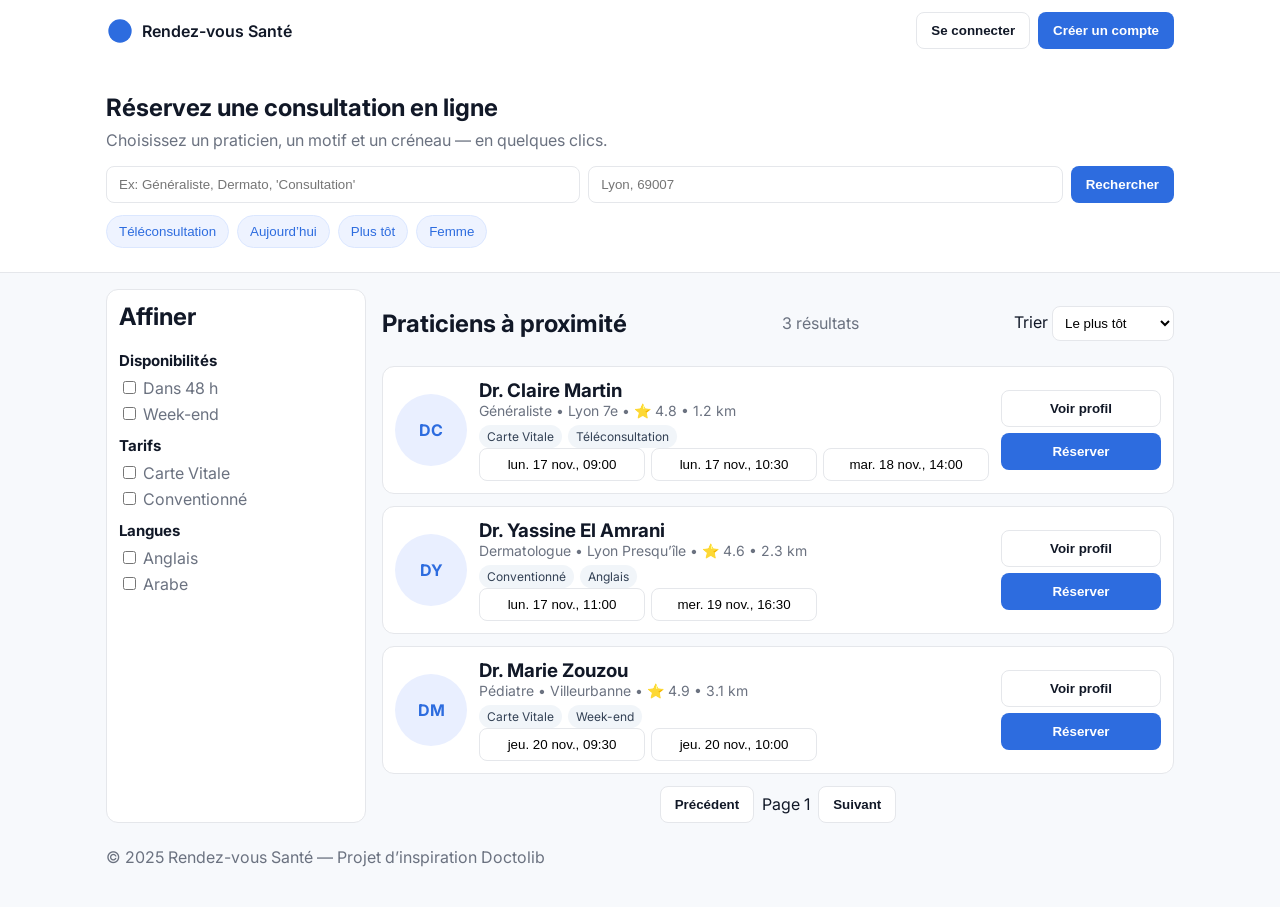
<file: index.html>
<!DOCTYPE html>
<html lang="fr">
<head>
  <meta charset="utf-8" />
  <meta name="viewport" content="width=device-width, initial-scale=1" />
  <title>Rendez-vous santé — Inspiré de Doctolib</title>
  <link rel="preconnect" href="https://fonts.googleapis.com">
  <link href="https://fonts.googleapis.com/css2?family=Inter:wght@400;600&display=swap" rel="stylesheet">
  <link rel="stylesheet" href="styles.css" />
</head>
<body>
  <header class="site-header">
    <nav class="nav">
      <a class="brand" href="/" aria-label="Accueil">
        <svg width="28" height="28" viewBox="0 0 24 24" aria-hidden="true"><circle cx="12" cy="12" r="10" fill="#2D6CDF"/></svg>
        <span>Rendez-vous Santé</span>
      </a>
      <div class="nav-actions">
        <button class="btn btn-outline" id="btn-login">Se connecter</button>
        <button class="btn btn-primary" id="btn-signup">Créer un compte</button>
      </div>
    </nav>

    <section class="hero" role="search" aria-label="Recherche de praticiens">
      <h1>Réservez une consultation en ligne</h1>
      <p>Choisissez un praticien, un motif et un créneau — en quelques clics.</p>
      <form id="searchForm" class="search-form">
        <label class="sr-only" for="specialityInput">Spécialité ou motif</label>
        <input id="specialityInput" type="text" placeholder="Ex: Généraliste, Dermato, 'Consultation'" autocomplete="off" />
        <label class="sr-only" for="locationInput">Ville ou code postal</label>
        <input id="locationInput" type="text" placeholder="Lyon, 69007" autocomplete="off" />
        <button type="submit" class="btn btn-primary">Rechercher</button>
      </form>
      <div class="filters">
        <button class="chip" data-filter="teleconsultation">Téléconsultation</button>
        <button class="chip" data-filter="today">Aujourd’hui</button>
        <button class="chip" data-filter="hasSoonest">Plus tôt</button>
        <button class="chip" data-filter="femaleDoctor">Femme</button>
      </div>
    </section>
  </header>

  <main class="container">
    <aside class="sidebar" aria-label="Filtres">
      <h2>Affiner</h2>
      <div class="filter-block">
        <h3>Disponibilités</h3>
        <label><input type="checkbox" id="f-48h"> Dans 48 h</label>
        <label><input type="checkbox" id="f-weekend"> Week-end</label>
      </div>
      <div class="filter-block">
        <h3>Tarifs</h3>
        <label><input type="checkbox" id="f-cb"> Carte Vitale</label>
        <label><input type="checkbox" id="f-mutuelle"> Conventionné</label>
      </div>
      <div class="filter-block">
        <h3>Langues</h3>
        <label><input type="checkbox" id="f-en"> Anglais</label>
        <label><input type="checkbox" id="f-ar"> Arabe</label>
      </div>
    </aside>

    <section class="results" aria-live="polite">
      <div class="results-header">
        <h2>Praticiens à proximité</h2>
        <p id="resultsCount">0 résultats</p>
        <div class="sort">
          <label for="sortSelect">Trier</label>
          <select id="sortSelect">
            <option value="soonest">Le plus tôt</option>
            <option value="rating">Meilleure note</option>
            <option value="distance">Proximité</option>
            <option value="price">Tarif</option>
          </select>
        </div>
      </div>

      <ul id="doctorList" class="doctor-list" aria-label="Liste de praticiens">
        <!-- Cards generated by JS -->
      </ul>

      <nav class="pagination" aria-label="Pagination des résultats">
        <button class="btn btn-outline" id="prevPage" disabled>Précédent</button>
        <span id="pageInfo" aria-live="polite">Page 1</span>
        <button class="btn btn-outline" id="nextPage">Suivant</button>
      </nav>
    </section>
  </main>

  <div id="bookingModal" class="modal" aria-hidden="true" role="dialog" aria-labelledby="modalTitle">
    <div class="modal-content">
      <button class="modal-close" aria-label="Fermer" id="closeModal">&times;</button>
      <h2 id="modalTitle">Confirmer votre rendez-vous</h2>
      <p id="modalDoctor"></p>
      <form id="bookingForm" class="booking-form">
        <div class="form-row">
          <label for="patientName">Nom complet</label>
          <input id="patientName" type="text" required placeholder="Muriel Rita ZOUZZOU" />
        </div>
        <div class="form-row">
          <label for="reason">Motif</label>
          <select id="reason" required>
            <option value="">Sélectionner…</option>
            <option>Consultation</option>
            <option>Suivi</option>
            <option>Vaccination</option>
          </select>
        </div>
        <div class="form-row">
          <label for="notes">Notes</label>
          <textarea id="notes" rows="3" placeholder="Informations utiles pour le praticien"></textarea>
        </div>
        <div class="form-row">
          <label><input type="checkbox" id="telemed"> Téléconsultation (si disponible)</label>
        </div>
        <button type="submit" class="btn btn-primary">Confirmer</button>
      </form>
      <div id="bookingSuccess" class="success hidden" role="status">Rendez-vous confirmé ✅</div>
    </div>
  </div>

  <footer class="site-footer">
    <p>© 2025 Rendez-vous Santé — Projet d’inspiration Doctolib</p>
  </footer>

  <script src="app.js"></script>
</body>
</html>
</file>
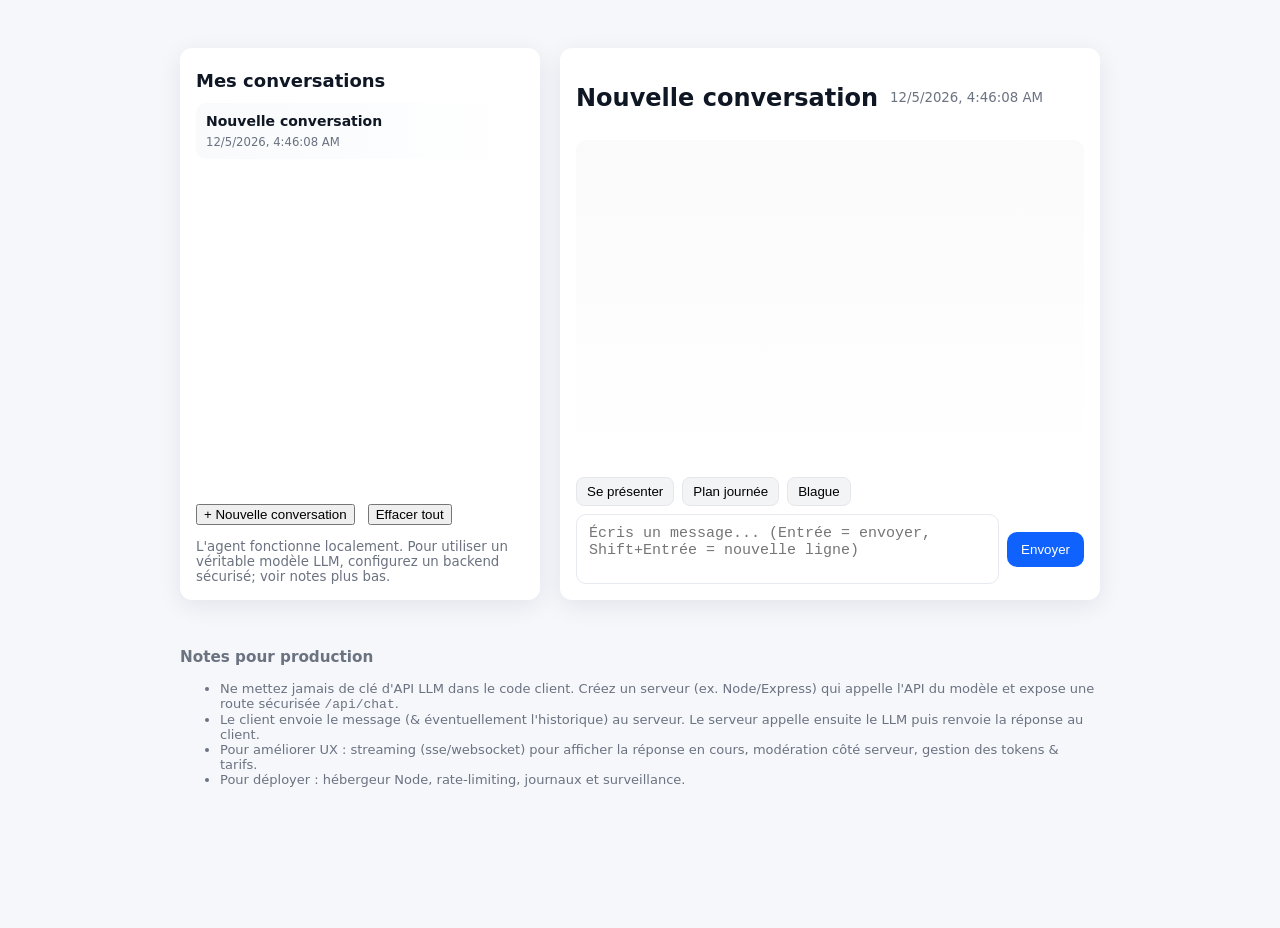
<file: agent_conversationnel.html>
<!doctype html>
<html lang="fr">
<head>
<meta charset="utf-8" />
<meta name="viewport" content="width=device-width,initial-scale=1" />
<title>Agent conversationnel</title>
<style>
:root{
--bg:#f5f7fb; --panel:#ffffff; --muted:#6b7280; --primary:#0f62fe;
--me:#e6f0ff; --bot:#f1f5f9; --radius:12px;
font-family: Inter, ui-sans-serif, system-ui, -apple-system, "Segoe UI", Roboto, "Helvetica Neue", Arial;
}
html,body{height:100%; margin:0; background:var(--bg); color:#0f1724;}
.wrap{
max-width:920px; margin:28px auto; display:grid; grid-template-columns: 360px 1fr; gap:20px;
padding:20px;
}
.panel{
background:var(--panel); border-radius:var(--radius); box-shadow:0 6px 24px rgba(12,18,32,0.08);
padding:16px; display:flex; flex-direction:column; min-height:520px;
}
.sidebar h2{margin:6px 0 12px 0; font-size:18px;}
.history-list{flex:1; overflow:auto; padding-right:6px;}
.history-item{padding:10px; border-radius:10px; margin-bottom:10px; background:linear-gradient(90deg,#f8fafc,#ffffff); cursor:pointer; font-size:14px;}
.history-item small{display:block;color:var(--muted); margin-top:6px;}

/* chat area */
.chat-area{display:flex; flex-direction:column; height:520px;}
.messages{flex:1; overflow:auto; padding:18px; background:linear-gradient(180deg, rgba(15,19,36,0.02), transparent); border-radius:10px;}
.msg{display:flex; gap:12px; margin-bottom:12px; align-items:flex-end;}
.msg.me{justify-content:flex-end;}
.bubble{
max-width:72%; padding:10px 12px; border-radius:12px; line-height:1.35; box-shadow:0 2px 6px rgba(12,18,32,0.04);
}
.bubble.me{background:var(--me); border-bottom-right-radius:6px;}
.bubble.bot{background:var(--bot); border-bottom-left-radius:6px;}
.meta{font-size:12px; color:var(--muted); margin-bottom:6px;}
.controls{display:flex; gap:8px; margin-top:12px; align-items:center;}
textarea#input{flex:1; min-height:48px; max-height:140px; resize:none; padding:10px 12px; border-radius:10px; border:1px solid #e6e9ee; font-size:15px;}
button#send{background:var(--primary); color:white; border:none; padding:10px 14px; border-radius:10px; cursor:pointer;}
button#send:disabled{opacity:0.55; cursor:not-allowed;}
.typing{font-style:italic; color:var(--muted); margin-left:6px;}
.suggestions{display:flex; gap:8px; margin-top:10px; flex-wrap:wrap;}
.suggestions button{background:#f3f4f6; border:1px solid #e5e7eb; padding:6px 10px; border-radius:8px; cursor:pointer;}
@media (max-width:900px){
.wrap{grid-template-columns: 1fr; padding:12px;}
.panel{min-height:480px;}
}
</style>
</head>
<body>
<div class="wrap">
<div class="panel sidebar" aria-label="Historique et options">
<h2>Mes conversations</h2>
<div class="history-list" id="convos"></div>
<div style="margin-top:12px;">
<button id="newConv">+ Nouvelle conversation</button>
<button id="clearAll" style="margin-left:8px;">Effacer tout</button>
</div>
<small style="display:block;margin-top:14px;color:var(--muted)">L'agent fonctionne localement. Pour utiliser un véritable modèle LLM, configurez un backend sécurisé; voir notes plus bas.</small>
</div>

<div class="panel chat-area" role="main" aria-label="Zone de conversation">
<div style="display:flex;align-items:center;gap:12px;margin-bottom:8px;">
<h2 id="convTitle">Nouvelle conversation</h2>
<small id="convTimestamp" style="color:var(--muted)"></small>
</div>

<div class="messages" id="messages" aria-live="polite"></div>

<div class="typing" id="typing" style="display:none">L'agent écrit…</div>

<div class="suggestions" id="suggestions">
<button data-text="Bonjour ! Peux-tu te présenter ?">Se présenter</button>
<button data-text="Aide-moi à planifier une journée productive.">Plan journée</button>
<button data-text="Donne-moi une blague courte.">Blague</button>
</div>

<div class="controls" style="margin-top:8px;">
<textarea id="input" placeholder="Écris un message... (Entrée = envoyer, Shift+Entrée = nouvelle ligne)"></textarea>
<button id="send">Envoyer</button>
</div>
</div>
</div>

<script>
/* === Stockage et structure des conversations === */
const STORAGE_KEY = 'chatbot_convos_v1';
let convos = JSON.parse(localStorage.getItem(STORAGE_KEY) || '[]');
let currentId = null;

const $convos = document.getElementById('convos');
const $messages = document.getElementById('messages');
const $input = document.getElementById('input');
const $send = document.getElementById('send');
const $typing = document.getElementById('typing');
const $convTitle = document.getElementById('convTitle');
const $convTimestamp = document.getElementById('convTimestamp');
const $suggestions = document.getElementById('suggestions');

function save(){
localStorage.setItem(STORAGE_KEY, JSON.stringify(convos));
}

function createConversation(title='Nouvelle conversation'){
const id = 'c_' + Date.now();
const conv = { id, title, createdAt: new Date().toISOString(), messages: [] };
convos.unshift(conv);
save();
renderConvos();
openConversation(id);
}

function renderConvos(){
$convos.innerHTML = '';
convos.forEach(c=>{
const el = document.createElement('div');
el.className = 'history-item';
el.tabIndex = 0;
el.innerHTML = `<strong>${c.title}</strong><small>${new Date(c.createdAt).toLocaleString()}</small>`;
el.addEventListener('click', ()=> openConversation(c.id));
el.addEventListener('keypress', (e)=>{ if(e.key==='Enter') openConversation(c.id) });
$convos.appendChild(el);
});
}

function openConversation(id){
const conv = convos.find(x=>x.id===id);
if(!conv) return;
currentId = id;
$convTitle.textContent = conv.title || 'Conversation';
$convTimestamp.textContent = new Date(conv.createdAt).toLocaleString();
renderMessages(conv.messages);
}

function renderMessages(messages){
$messages.innerHTML = '';
messages.forEach(m=>{
const el = document.createElement('div');
el.className = 'msg ' + (m.role==='user' ? 'me' : 'bot');
const bubble = document.createElement('div');
bubble.className = 'bubble ' + (m.role==='user' ? 'me' : 'bot');
if(m.role==='user'){
bubble.textContent = m.content;
} else {
// allow simple inline formatting but avoid dangerously setting HTML from unknown source
bubble.textContent = m.content;
}
el.appendChild(bubble);
$messages.appendChild(el);
});
$messages.scrollTop = $messages.scrollHeight;
}

/* === Utilitaires === */
function appendMessage(role, text){
if(!currentId) createConversation();
const conv = convos.find(c=>c.id===currentId);
const msg = { role, content: text, ts: new Date().toISOString() };
conv.messages.push(msg);
save();
renderMessages(conv.messages);
}

/* === Envoi / logique d'appel serveur ou fallback local === */
async function sendMessage(text){
if(!text || !text.trim()) return;
const userText = text.trim();
$input.value = '';
$send.disabled = true;
appendMessage('user', userText);

// show typing
$typing.style.display = 'block';

try {
// Attempt call to /api/chat (developer should implement server-side LLM proxy).
// If server is not reachable or returns error, fallbackLocal will be used.
const resp = await fetch('/api/chat', {
method: 'POST',
headers: { 'Content-Type': 'application/json' },
body: JSON.stringify({
message: userText,
history: convos.find(c=>c.id===currentId).messages
})
});
if(!resp.ok) throw new Error('no-server');
const payload = await resp.json();
const botReply = payload?.reply ?? 'Désolé, je n’ai pas de réponse.';
appendMessage('assistant', botReply);
} catch(err) {
// Fallback simple logic local
const botReply = fallbackLocal(userText);
// Simulate streaming / typing delay
await new Promise(r => setTimeout(r, 350 + Math.min(botReply.length * 8, 1200)));
appendMessage('assistant', botReply);
} finally {
$typing.style.display = 'none';
$send.disabled = false;
}
}

/* === Bot local simple (règles) === */
function fallbackLocal(userText){
const t = userText.toLowerCase();
if(/bonjour|salut|coucou/.test(t)) return "Bonjour ! Je suis un agent de démonstration. Comment puis-je aider ?";
if(/présente|présente-toi|qui es tu/.test(t)) return "Je suis un agent conversationnel local (démo). Je peux répondre à des commandes simples, te raconter une blague, ou simuler un plan.";
if(/blague|raconte/.test(t)) return "Pourquoi les programmes n'ont-ils jamais faim ? Parce qu'ils dévorent des octets ! 😂";
if(/plan|journée|organise/.test(t)) return "Voici un plan simple : 1) Priorise 3 tâches importantes, 2) Bloque 2x25 min pour concentration, 3) Fais une pause de 10 min, 4) Revue en fin de journée.";
if(/copine|sortie|lyon/.test(t)) return "Voici un plan simple : 1) zara, 2) cinéma, 3) part dieu, 4) bellecour ou abidjan";
if(/merci|ok|parfait/.test(t)) return "Avec plaisir — dis-moi si tu veux autre chose.";
if(/oui je veux autre chose/.test(t)) return "Dis-moi ce que tu veux : ";
// fallback: echo + suggest
return "Tu as dit : « " + userText + " ». (Ceci est une réponse de secours locale — connecte un backend pour des réponses plus riches.)";
}

/* === Gestion UI interactions === */
$send.addEventListener('click', ()=> sendMessage($input.value));
$input.addEventListener('keydown', (e)=>{
if(e.key === 'Enter' && !e.shiftKey){
e.preventDefault();
sendMessage($input.value);
}
});
document.getElementById('newConv').addEventListener('click', ()=> createConversation());
document.getElementById('clearAll').addEventListener('click', ()=>{
if(confirm('Effacer toutes les conversations ?')) {
convos = [];
currentId = null;
save();
renderConvos();
$messages.innerHTML = '';
$convTitle.textContent = 'Nouvelle conversation';
$convTimestamp.textContent = '';
}
});
$suggestions.addEventListener('click', (e)=>{
if(e.target.tagName === 'BUTTON'){
const txt = e.target.dataset.text;
$input.value = txt;
$input.focus();
}
});

/* === Initialisation === */
if(convos.length === 0) createConversation();
renderConvos();
if(convos[0]) openConversation(convos[0].id);

/* === Accessibility: focus trap / announcements could be added here === */
</script>

<!-- NOTES / INSTRUCTIONS pour un backend LLM sécurisé -->
<section style="max-width:920px;margin:16px auto;font-size:13px;color:var(--muted);">
<h3>Notes pour production</h3>
<ul>
<li>Ne mettez jamais de clé d'API LLM dans le code client. Créez un serveur (ex. Node/Express) qui appelle l'API du modèle et expose une route sécurisée <code>/api/chat</code>.</li>
<li>Le client envoie le message (&amp; éventuellement l'historique) au serveur. Le serveur appelle ensuite le LLM puis renvoie la réponse au client.</li>
<li>Pour améliorer UX : streaming (sse/websocket) pour afficher la réponse en cours, modération côté serveur, gestion des tokens &amp; tarifs.</li>
<li>Pour déployer : hébergeur Node, rate-limiting, journaux et surveillance.</li>
</ul>
</section>
</body>
</html>
</file>
<file: styles.css>
/* styles.css */
:root {
  --bg: #f7f9fc;
  --card: #ffffff;
  --text: #111827;
  --muted: #6b7280;
  --primary: #2D6CDF;
  --primary-600: #2558b3;
  --border: #e5e7eb;
  --chip: #eef3ff;
  --success: #15b097;
}

* { box-sizing: border-box; }
html, body { height: 100%; }
body {
  margin: 0;
  font-family: Inter, system-ui, -apple-system, Segoe UI, Roboto, sans-serif;
  color: var(--text);
  background: var(--bg);
}

.site-header { background: var(--card); border-bottom: 1px solid var(--border); }
.nav {
  max-width: 1100px; margin: 0 auto; padding: 12px 16px;
  display: flex; align-items: center; justify-content: space-between;
}
.brand { display: flex; align-items: center; gap: 8px; color: var(--text); font-weight: 600; text-decoration: none; }
.nav-actions { display: flex; gap: 8px; }
.btn { padding: 10px 14px; border-radius: 8px; border: 1px solid transparent; cursor: pointer; font-weight: 600; }
.btn-primary { background: var(--primary); color: #fff; }
.btn-primary:hover { background: var(--primary-600); }
.btn-outline { background: #fff; border-color: var(--border); color: var(--text); }
.btn-outline:hover { border-color: #cbd5e1; }

.hero { max-width: 1100px; margin: 0 auto; padding: 24px 16px; }
.hero h1 { margin: 8px 0; }
.hero p { color: var(--muted); margin-top: 4px; }
.search-form { display: grid; grid-template-columns: 1fr 1fr auto; gap: 8px; margin-top: 16px; }
.search-form input, .search-form select {
  padding: 10px 12px; border: 1px solid var(--border); border-radius: 8px; background: #fff;
}
.filters { display: flex; gap: 8px; flex-wrap: wrap; margin-top: 12px; }
.chip { background: var(--chip); color: var(--primary); border: 1px solid #dbe7ff; padding: 8px 12px; border-radius: 999px; cursor: pointer; }

.container { max-width: 1100px; margin: 16px auto; padding: 0 16px; display: grid; grid-template-columns: 260px 1fr; gap: 16px; }
.sidebar { background: var(--card); border: 1px solid var(--border); border-radius: 12px; padding: 12px; }
.sidebar h2 { margin-top: 0; }
.filter-block { margin-bottom: 12px; }
.filter-block h3 { margin: 8px 0; font-size: 15px; }
.filter-block label { display: block; color: var(--muted); margin: 6px 0; }

.results { background: transparent; }
.results-header { display: flex; align-items: center; justify-content: space-between; margin-bottom: 8px; }
.results-header p { color: var(--muted); }
.sort select { padding: 8px; border: 1px solid var(--border); border-radius: 8px; background: #fff; }

.doctor-list { list-style: none; margin: 0; padding: 0; display: grid; grid-template-columns: 1fr; gap: 12px; }
.card {
  background: var(--card); border: 1px solid var(--border); border-radius: 12px; padding: 12px;
  display: grid; grid-template-columns: 72px 1fr auto; gap: 12px; align-items: center;
}
.avatar { width: 72px; height: 72px; border-radius: 50%; background: #e9efff; display: grid; place-items: center; font-weight: 700; color: var(--primary); }
.card h3 { margin: 0; }
.meta { color: var(--muted); font-size: 14px; }
.tags { display: flex; gap: 6px; flex-wrap: wrap; margin-top: 6px; }
.tag { font-size: 12px; background: #f1f5f9; color: #334155; padding: 4px 8px; border-radius: 999px; }
.slot-grid { display: grid; grid-template-columns: repeat(3, minmax(0, 1fr)); gap: 6px; }
.slot { padding: 8px; border: 1px solid var(--border); border-radius: 8px; background: #fff; cursor: pointer; text-align: center; }
.slot:hover { border-color: #cbd5e1; }
.card-actions { display: grid; gap: 6px; align-items: start; }
.card-actions .btn { width: 160px; }

.pagination { display: flex; gap: 8px; align-items: center; justify-content: center; margin-top: 12px; }

.modal {
  position: fixed; inset: 0; background: rgba(17, 24, 39, 0.45);
  display: none; align-items: center; justify-content: center; padding: 16px;
}
.modal[aria-hidden="false"] { display: flex; }
.modal-content {
  width: 100%; max-width: 520px; background: var(--card); border-radius: 12px; border: 1px solid var(--border);
  padding: 16px; position: relative;
}
.modal-close { position: absolute; right: 12px; top: 8px; border: none; background: transparent; font-size: 24px; cursor: pointer; }
.booking-form .form-row { display: grid; gap: 6px; margin-bottom: 10px; }
.booking-form input, .booking-form select, .booking-form textarea {
  padding: 10px 12px; border: 1px solid var(--border); border-radius: 8px; background: #fff;
}
.success { margin-top: 10px; color: var(--success); font-weight: 600; }
.hidden { display: none; }

.site-footer { max-width: 1100px; margin: 24px auto; padding: 0 16px 24px; color: var(--muted); }

.sr-only {
  position: absolute; width: 1px; height: 1px; padding: 0; margin: -1px; overflow: hidden;
  clip: rect(0,0,0,0); white-space: nowrap; border: 0;
}

@media (max-width: 880px) {
  .container { grid-template-columns: 1fr; }
  .search-form { grid-template-columns: 1fr; }
  .card { grid-template-columns: 56px 1fr; }
  .card-actions { grid-column: 1 / -1; display: flex; justify-content: flex-start; }
  .slot-grid { grid-template-columns: repeat(2, 1fr); }
}
</file>
